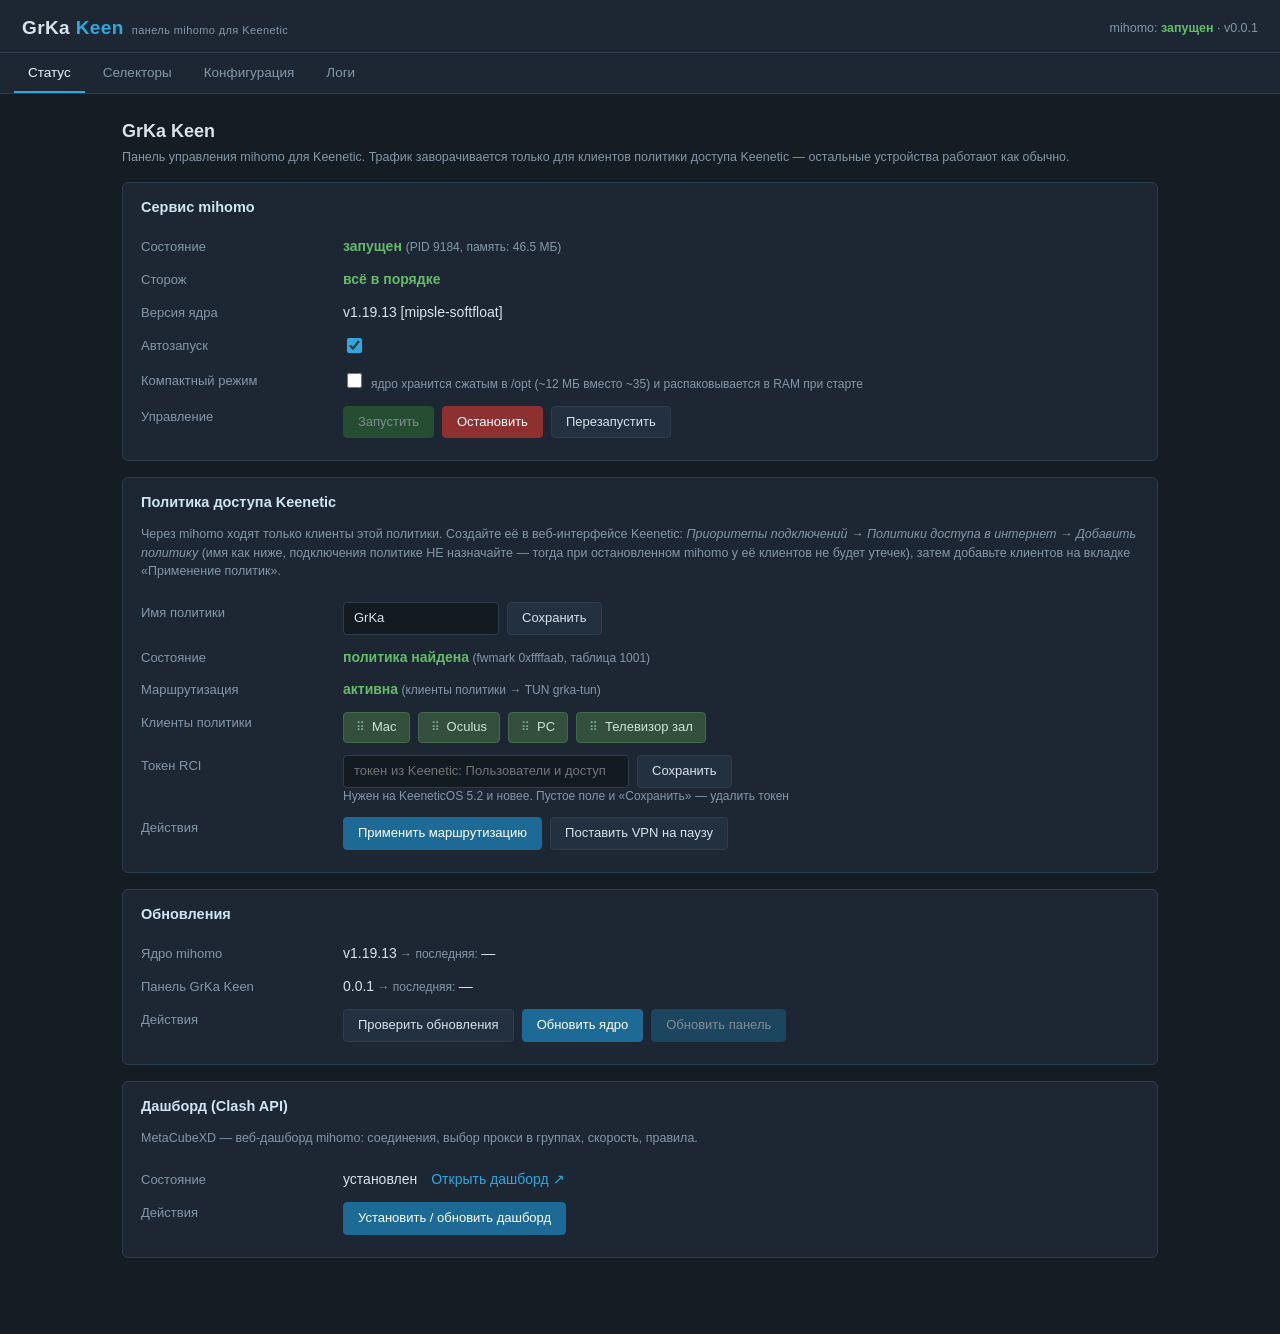
<file: docs/demo/demo.html>
<!DOCTYPE html>
<html lang="ru">
<head>
<meta charset="utf-8">
<meta name="viewport" content="width=device-width, initial-scale=1">
<title>GrKa Keen</title>
<link rel="stylesheet" href="../../rootfs/opt/share/grka/www/style.css">
</head>
<body>
<header class="topbar">
  <div class="brand">GrKa <span>Keen</span><small>панель mihomo для Keenetic</small></div>
  <div class="topstate" id="top-state"></div>
</header>
<nav class="tabs">
  <button data-tab="status" class="active">Статус</button>
  <button data-tab="selectors">Селекторы</button>
  <button data-tab="config">Конфигурация</button>
  <button data-tab="logs">Логи</button>
</nav>
<main id="content"></main>
<div id="notify"></div>
<div id="modal-root"></div>
<script src="demo-shim.js"></script>
<script src="../../rootfs/opt/share/grka/www/app.js"></script>
</body>
</html>
</file>
<file: rootfs/opt/share/grka/www/style.css>
/* GrKa Keen - тёмная тема в стиле веб-интерфейса Keenetic */

:root {
  --bg: #141c24;
  --panel: #1c2733;
  --panel2: #223040;
  --border: #2d3d4e;
  --text: #d9e2ea;
  --muted: #8497a8;
  --accent: #2fa8e0;
  --accent-dim: #1d5e80;
  --green: #43a047;
  --green-bg: #34503c;
  --green-text: #c9e7cf;
  --red: #e05252;
  --yellow: #d6a520;
  --mono: "SF Mono", Consolas, "Cascadia Mono", Menlo, monospace;
}

* { box-sizing: border-box; }

html, body {
  margin: 0;
  padding: 0;
  background: var(--bg);
  color: var(--text);
  font: 14px/1.45 -apple-system, "Segoe UI", Roboto, Arial, sans-serif;
}

a { color: var(--accent); text-decoration: none; }
a:hover { text-decoration: underline; }

/* ---------- Шапка и вкладки ---------- */

.topbar {
  display: flex;
  align-items: center;
  gap: 14px;
  padding: 14px 22px 10px;
  border-bottom: 1px solid var(--border);
  background: var(--panel);
}

.brand {
  font-size: 19px;
  font-weight: 700;
  letter-spacing: .4px;
}

.brand span { color: var(--accent); }

.brand small {
  color: var(--muted);
  font-size: 11px;
  font-weight: 400;
  margin-left: 8px;
}

.topstate {
  margin-left: auto;
  font-size: 12.5px;
  color: var(--muted);
}

.topstate b.on { color: #66bb6a; }
.topstate b.off { color: var(--red); }

.tabs {
  display: flex;
  gap: 4px;
  padding: 0 14px;
  background: var(--panel);
  border-bottom: 1px solid var(--border);
}

.tabs button {
  appearance: none;
  background: none;
  border: none;
  border-bottom: 2px solid transparent;
  color: var(--muted);
  font: inherit;
  font-size: 13.5px;
  padding: 10px 14px 9px;
  cursor: pointer;
}

.tabs button:hover { color: var(--text); }

.tabs button.active {
  color: #e8f4fb;
  border-bottom-color: var(--accent);
}

main {
  max-width: 1080px;
  margin: 0 auto;
  padding: 18px 22px 60px;
}

/* ---------- Секции и строки ---------- */

h2 { font-size: 18px; margin: 6px 0 4px; font-weight: 600; }

.descr { color: var(--muted); font-size: 12.5px; margin-bottom: 16px; }

.section {
  background: var(--panel);
  border: 1px solid var(--border);
  border-radius: 6px;
  padding: 14px 18px 16px;
  margin-bottom: 16px;
}

.section h3 {
  font-size: 14.5px;
  margin: 0 0 12px;
  font-weight: 600;
  color: #cfe5f2;
}

.row {
  display: flex;
  align-items: flex-start;
  gap: 12px;
  padding: 6px 0;
}

.row > label.title {
  flex: 0 0 190px;
  color: var(--muted);
  font-size: 13px;
  padding-top: 2px;
}

.row > .field { flex: 1; min-width: 0; }

.hint { color: var(--muted); font-size: 12px; }

.ok { color: #66bb6a; font-weight: 600; }
.bad { color: var(--red); font-weight: 600; }
.warn { color: var(--yellow); font-weight: 600; }

/* ---------- Кнопки и поля ---------- */

button.btn {
  appearance: none;
  font: inherit;
  font-size: 13px;
  color: var(--text);
  background: var(--panel2);
  border: 1px solid var(--border);
  border-radius: 4px;
  padding: 6px 14px;
  cursor: pointer;
}

button.btn:hover { border-color: var(--accent-dim); background: #27394c; }

button.btn:disabled { opacity: .45; cursor: default; }

button.btn.primary { background: #1d6a96; border-color: #1d6a96; color: #fff; }
button.btn.primary:hover { background: #2381b5; }

button.btn.green { background: #2e7d32; border-color: #2e7d32; color: #fff; }
button.btn.green:hover { background: #388e3c; }

button.btn.red { background: #8e3030; border-color: #8e3030; color: #fff; }
button.btn.red:hover { background: #a83a3a; }

input[type="text"], select, textarea {
  font: inherit;
  font-size: 13px;
  color: var(--text);
  background: #121a22;
  border: 1px solid var(--border);
  border-radius: 4px;
  padding: 6px 10px;
}

input[type="text"]:focus, select:focus, textarea:focus {
  outline: none;
  border-color: var(--accent-dim);
}

input[type="checkbox"] { accent-color: var(--accent); width: 15px; height: 15px; }

textarea.editor {
  width: 100%;
  min-height: 62vh;
  font-family: var(--mono);
  font-size: 12px;
  line-height: 1.45;
  white-space: pre;
  resize: vertical;
  tab-size: 2;
}

pre.term {
  background: #101820;
  border: 1px solid var(--border);
  border-radius: 4px;
  padding: 10px 12px;
  font-family: var(--mono);
  font-size: 12px;
  line-height: 1.4;
  white-space: pre-wrap;
  word-break: break-all;
  overflow: auto;
  margin: 0;
}

.btnrow { display: flex; flex-wrap: wrap; gap: 8px; align-items: center; }

/* ---------- Чипы клиентов (как в Keenetic) ---------- */

.chips { display: flex; flex-wrap: wrap; gap: 8px; }

.chip {
  display: inline-flex;
  align-items: center;
  gap: 7px;
  background: var(--green-bg);
  color: var(--green-text);
  border: 1px solid #416a4c;
  border-radius: 4px;
  padding: 5px 12px;
  font-size: 13px;
}

.chip::before {
  content: "⠿";
  color: #7fae8b;
  font-size: 12px;
}

/* ---------- Селекторы ---------- */

.grka-toolbar { display: flex; flex-wrap: wrap; gap: 8px; margin-bottom: 14px; align-items: center; }

.grka-group {
  border: 1px solid var(--border);
  border-radius: 6px;
  padding: 10px 16px 14px;
  margin-bottom: 14px;
  background: var(--panel);
}

.grka-ghead { display: flex; align-items: center; gap: 8px; margin-bottom: 2px; }
.grka-ghead img { width: 20px; height: 20px; object-fit: contain; }
.grka-ghead h3 { font-size: 15px; margin: 0; }
.grka-ghead .spacer { flex: 1; }

.grka-chain { color: var(--muted); font-size: 12px; margin: 2px 0 10px; }

.grka-plist { display: flex; flex-wrap: wrap; gap: 8px; }

.grka-proxy {
  border: 1px solid var(--border);
  border-radius: 4px;
  padding: 7px 12px;
  cursor: pointer;
  min-width: 160px;
  background: var(--panel2);
}

.grka-proxy:hover { border-color: var(--accent-dim); }

.grka-proxy.active {
  border-color: var(--accent);
  background: rgba(47, 168, 224, .12);
  box-shadow: inset 0 0 0 1px var(--accent);
}

.grka-proxy .pname { font-size: 13px; font-weight: 600; }

.grka-proxy .sub {
  color: var(--muted);
  font-size: 11px;
  display: flex;
  justify-content: space-between;
  gap: 10px;
  margin-top: 3px;
}

.d-ok { color: #66bb6a; }
.d-mid { color: var(--yellow); }
.d-bad { color: var(--red); }
.d-na { color: var(--muted); }

/* ---------- Модалки и уведомления ---------- */

#modal-root .overlay {
  position: fixed;
  inset: 0;
  background: rgba(5, 10, 15, .65);
  display: flex;
  align-items: center;
  justify-content: center;
  z-index: 50;
}

#modal-root .modal {
  background: var(--panel);
  border: 1px solid var(--border);
  border-radius: 8px;
  width: min(680px, 94vw);
  max-height: 88vh;
  overflow: auto;
  padding: 16px 20px 18px;
  box-shadow: 0 12px 40px rgba(0, 0, 0, .5);
}

#modal-root .modal h3 { margin: 0 0 12px; font-size: 15.5px; }

#modal-root .modal .foot {
  display: flex;
  justify-content: flex-end;
  gap: 8px;
  margin-top: 14px;
}

.list-row {
  display: flex;
  justify-content: space-between;
  align-items: center;
  gap: 12px;
  padding: 7px 2px;
  border-bottom: 1px solid var(--border);
}

.list-row:last-child { border-bottom: none; }

.list-row code { font-family: var(--mono); font-size: 12px; color: var(--text); }

#notify {
  position: fixed;
  top: 14px;
  right: 14px;
  z-index: 100;
  display: flex;
  flex-direction: column;
  gap: 8px;
  max-width: 380px;
}

#notify .note {
  border-radius: 6px;
  padding: 10px 14px;
  font-size: 13px;
  box-shadow: 0 6px 20px rgba(0, 0, 0, .4);
  border: 1px solid var(--border);
  background: var(--panel2);
}

#notify .note.error { border-color: #8e3030; background: #3a2226; }
#notify .note.info { border-color: #2b5d7c; background: #1e3342; }

@media (max-width: 640px) {
  .row { flex-direction: column; gap: 4px; }
  .row > label.title { flex: none; }
  main { padding: 14px 12px 60px; }
}

.warnbox {
  background: #3a3218;
  border: 1px solid #6b5a22;
  color: #f1dfa6;
  border-radius: 6px;
  padding: 10px 14px;
  margin-bottom: 16px;
  font-size: 13px;
}

.warnbox div + div { margin-top: 6px; }
</file>
